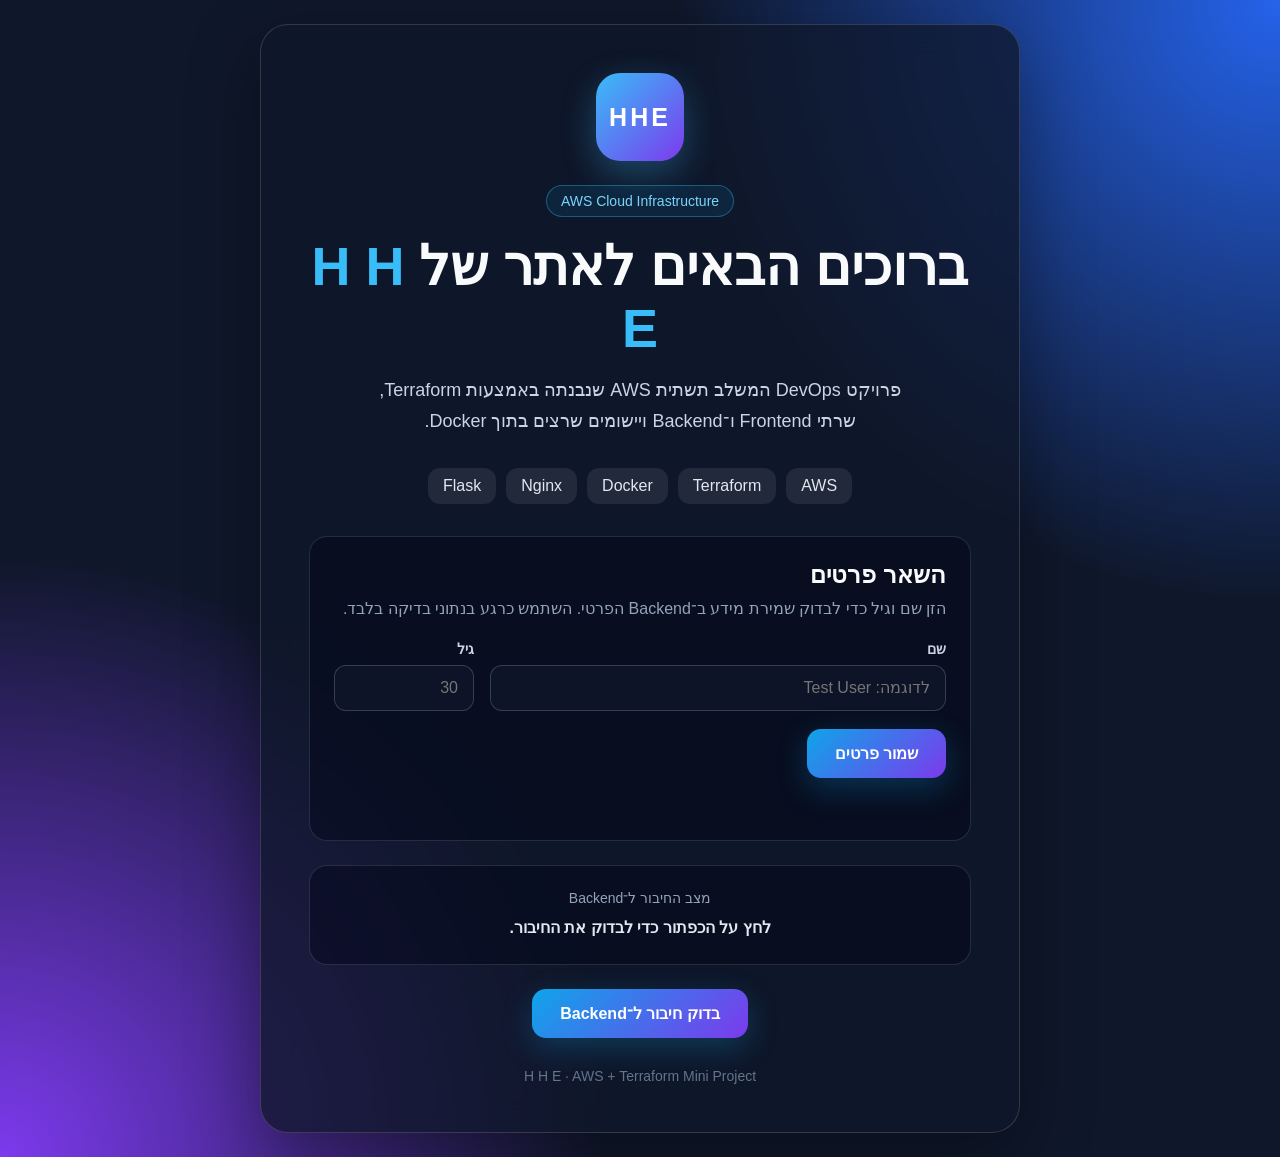
<file: frontend/index.html>
<!DOCTYPE html>
<html lang="he" dir="rtl">
<head>
  <meta charset="UTF-8">
  <meta name="viewport" content="width=device-width, initial-scale=1.0">

  <title>H H E | AWS + Terraform</title>

  <link rel="stylesheet" href="styles.css">
  <script src="app.js" defer></script>
</head>

<body>
  <main class="container">
    <div class="logo">HHE</div>

    <div class="badge">AWS Cloud Infrastructure</div>

    <h1>
      ברוכים הבאים לאתר של
      <span>H H E</span>
    </h1>

    <p class="description">
      פרויקט DevOps המשלב תשתית AWS שנבנתה באמצעות Terraform,
      שרתי Frontend ו־Backend ויישומים שרצים בתוך Docker.
    </p>

    <div class="technology-list">
      <div class="technology">AWS</div>
      <div class="technology">Terraform</div>
      <div class="technology">Docker</div>
      <div class="technology">Nginx</div>
      <div class="technology">Flask</div>
    </div>

    <section class="form-card">
      <h2>השאר פרטים</h2>

      <p class="form-description">
        הזן שם וגיל כדי לבדוק שמירת מידע ב־Backend הפרטי.
        השתמש כרגע בנתוני בדיקה בלבד.
      </p>

      <form id="visitor-form">
        <div class="form-grid">
          <div class="form-field">
            <label for="visitor-name">שם</label>

            <input
              id="visitor-name"
              name="name"
              type="text"
              maxlength="100"
              placeholder="לדוגמה: Test User"
              required
            >
          </div>

          <div class="form-field">
            <label for="visitor-age">גיל</label>

            <input
              id="visitor-age"
              name="age"
              type="number"
              min="1"
              max="120"
              placeholder="30"
              required
            >
          </div>
        </div>

        <button id="submit-button" type="submit">
          שמור פרטים
        </button>

        <p id="form-message" class="form-message"></p>
      </form>
    </section>

    <section class="status-card">
      <div class="status-title">מצב החיבור ל־Backend</div>

      <p id="status">
        לחץ על הכפתור כדי לבדוק את החיבור.
      </p>
    </section>

    <button id="check-button" type="button">
      בדוק חיבור ל־Backend
    </button>

    <footer>
      H H E · AWS + Terraform Mini Project
    </footer>
  </main>
</body>
</html>
</file>
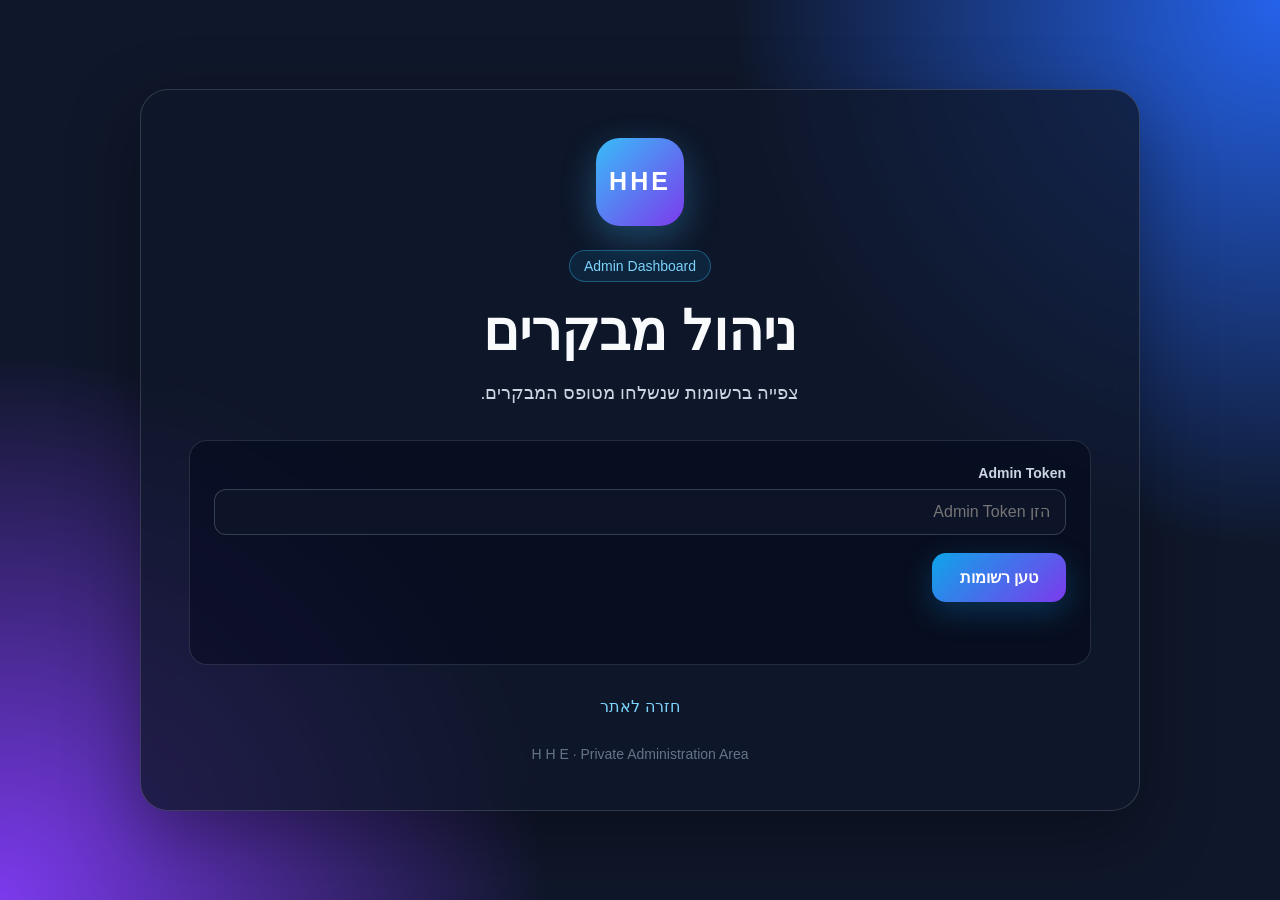
<file: frontend/dashboard.html>
<!DOCTYPE html>
<html lang="he" dir="rtl">
<head>
  <meta charset="UTF-8">
  <meta name="viewport" content="width=device-width, initial-scale=1.0">

  <title>H H E | Admin Dashboard</title>

  <link rel="stylesheet" href="styles.css">
  <script src="dashboard.js" defer></script>
</head>

<body>
  <main class="container dashboard-container">
    <div class="logo">HHE</div>

    <div class="badge">Admin Dashboard</div>

    <h1>
      ניהול מבקרים
    </h1>

    <p class="description">
      צפייה ברשומות שנשלחו מטופס המבקרים.
    </p>

    <section class="admin-card">
      <form id="admin-form">
        <div class="form-field">
          <label for="admin-token">Admin Token</label>

          <input
            id="admin-token"
            type="password"
            autocomplete="off"
            placeholder="הזן Admin Token"
            required
          >
        </div>

        <button id="load-button" type="submit">
          טען רשומות
        </button>

        <p id="dashboard-message" class="form-message"></p>
      </form>
    </section>

    <section id="results-section" class="dashboard-results" hidden>
      <div class="dashboard-header">
        <h2>רשומות אחרונות</h2>

        <span id="visitor-count" class="visitor-count">
          0 רשומות
        </span>
      </div>

      <div class="table-wrapper">
        <table>
          <thead>
            <tr>
              <th>מזהה</th>
              <th>שם</th>
              <th>גיל</th>
              <th>תאריך יצירה</th>
            </tr>
          </thead>

          <tbody id="visitors-table-body"></tbody>
        </table>
      </div>
    </section>

    <a class="back-link" href="/">
      חזרה לאתר
    </a>

    <footer>
      H H E · Private Administration Area
    </footer>
  </main>
</body>
</html>
</file>
<file: frontend/styles.css>
* {
  box-sizing: border-box;
  margin: 0;
  padding: 0;
}

body {
  min-height: 100vh;
  display: flex;
  align-items: center;
  justify-content: center;
  padding: 24px;
  font-family: Arial, sans-serif;
  color: #f8fafc;
  background:
    radial-gradient(circle at top right, #2563eb 0%, transparent 35%),
    radial-gradient(circle at bottom left, #7c3aed 0%, transparent 35%),
    #0f172a;
}

.container {
  width: 100%;
  max-width: 760px;
  padding: 48px;
  text-align: center;
  border: 1px solid rgba(255, 255, 255, 0.15);
  border-radius: 28px;
  background: rgba(15, 23, 42, 0.75);
  box-shadow: 0 24px 70px rgba(0, 0, 0, 0.35);
  backdrop-filter: blur(16px);
}

.logo {
  width: 88px;
  height: 88px;
  display: flex;
  align-items: center;
  justify-content: center;
  margin: 0 auto 24px;
  border-radius: 24px;
  font-size: 25px;
  font-weight: bold;
  letter-spacing: 3px;
  color: white;
  background: linear-gradient(135deg, #38bdf8, #7c3aed);
  box-shadow: 0 12px 35px rgba(56, 189, 248, 0.3);
}

.badge {
  display: inline-block;
  margin-bottom: 18px;
  padding: 7px 14px;
  border: 1px solid rgba(56, 189, 248, 0.35);
  border-radius: 999px;
  font-size: 14px;
  color: #7dd3fc;
  background: rgba(14, 165, 233, 0.1);
}

h1 {
  margin-bottom: 16px;
  font-size: clamp(32px, 6vw, 54px);
  line-height: 1.15;
}

h1 span {
  color: #38bdf8;
}

.description {
  max-width: 560px;
  margin: 0 auto 32px;
  color: #cbd5e1;
  font-size: 18px;
  line-height: 1.7;
}

.technology-list {
  display: flex;
  flex-wrap: wrap;
  justify-content: center;
  gap: 10px;
  margin-bottom: 32px;
}

.technology {
  padding: 9px 15px;
  border-radius: 12px;
  color: #e2e8f0;
  background: rgba(255, 255, 255, 0.08);
}

.form-card,
.status-card {
  margin-bottom: 24px;
  padding: 24px;
  border: 1px solid rgba(148, 163, 184, 0.2);
  border-radius: 18px;
  background: rgba(2, 6, 23, 0.45);
}

.form-card {
  text-align: right;
}

.form-card h2 {
  margin-bottom: 8px;
}

.form-description {
  margin-bottom: 20px;
  color: #94a3b8;
  line-height: 1.5;
}

.form-grid {
  display: grid;
  grid-template-columns: 1fr 140px;
  gap: 16px;
  margin-bottom: 18px;
}

.form-field {
  display: flex;
  flex-direction: column;
  gap: 8px;
}

.form-field label {
  color: #cbd5e1;
  font-size: 14px;
  font-weight: bold;
}

.form-field input {
  width: 100%;
  padding: 13px 15px;
  border: 1px solid rgba(148, 163, 184, 0.3);
  border-radius: 12px;
  outline: none;
  font-size: 16px;
  color: #f8fafc;
  background: rgba(15, 23, 42, 0.8);
}

.form-field input:focus {
  border-color: #38bdf8;
  box-shadow: 0 0 0 3px rgba(56, 189, 248, 0.15);
}

.form-message {
  min-height: 24px;
  margin-top: 14px;
  text-align: center;
  font-weight: bold;
}

.status-title {
  margin-bottom: 10px;
  color: #94a3b8;
  font-size: 14px;
}

#status {
  color: #e2e8f0;
  font-weight: bold;
  line-height: 1.5;
}

.success {
  color: #4ade80 !important;
}

.error {
  color: #fb7185 !important;
}

button {
  border: none;
  border-radius: 14px;
  padding: 15px 28px;
  cursor: pointer;
  font-size: 16px;
  font-weight: bold;
  color: white;
  background: linear-gradient(135deg, #0ea5e9, #7c3aed);
  box-shadow: 0 10px 30px rgba(14, 165, 233, 0.25);
  transition:
    transform 0.2s ease,
    box-shadow 0.2s ease;
}

button:hover {
  transform: translateY(-2px);
  box-shadow: 0 14px 35px rgba(14, 165, 233, 0.4);
}

button:disabled {
  cursor: wait;
  opacity: 0.65;
  transform: none;
}

footer {
  margin-top: 30px;
  color: #64748b;
  font-size: 14px;
}

@media (max-width: 600px) {
  .container {
    padding: 32px 20px;
  }

  .description {
    font-size: 16px;
  }

  .form-grid {
    grid-template-columns: 1fr;
  }

  button {
    width: 100%;
  }
}
.dashboard-container {
  max-width: 1000px;
}

.admin-card,
.dashboard-results {
  margin-bottom: 24px;
  padding: 24px;
  text-align: right;
  border: 1px solid rgba(148, 163, 184, 0.2);
  border-radius: 18px;
  background: rgba(2, 6, 23, 0.45);
}

.admin-card .form-field {
  margin-bottom: 18px;
}

.dashboard-header {
  display: flex;
  align-items: center;
  justify-content: space-between;
  gap: 16px;
  margin-bottom: 20px;
}

.visitor-count {
  padding: 7px 12px;
  border-radius: 999px;
  color: #7dd3fc;
  background: rgba(14, 165, 233, 0.12);
}

.table-wrapper {
  overflow-x: auto;
}

table {
  width: 100%;
  border-collapse: collapse;
}

th,
td {
  padding: 14px;
  text-align: right;
  border-bottom: 1px solid rgba(148, 163, 184, 0.15);
}

th {
  color: #7dd3fc;
  background: rgba(15, 23, 42, 0.65);
}

td {
  color: #e2e8f0;
}

tbody tr:hover {
  background: rgba(56, 189, 248, 0.06);
}

.back-link {
  display: inline-block;
  margin-top: 8px;
  color: #7dd3fc;
  text-decoration: none;
}

.back-link:hover {
  text-decoration: underline;
}
</file>
